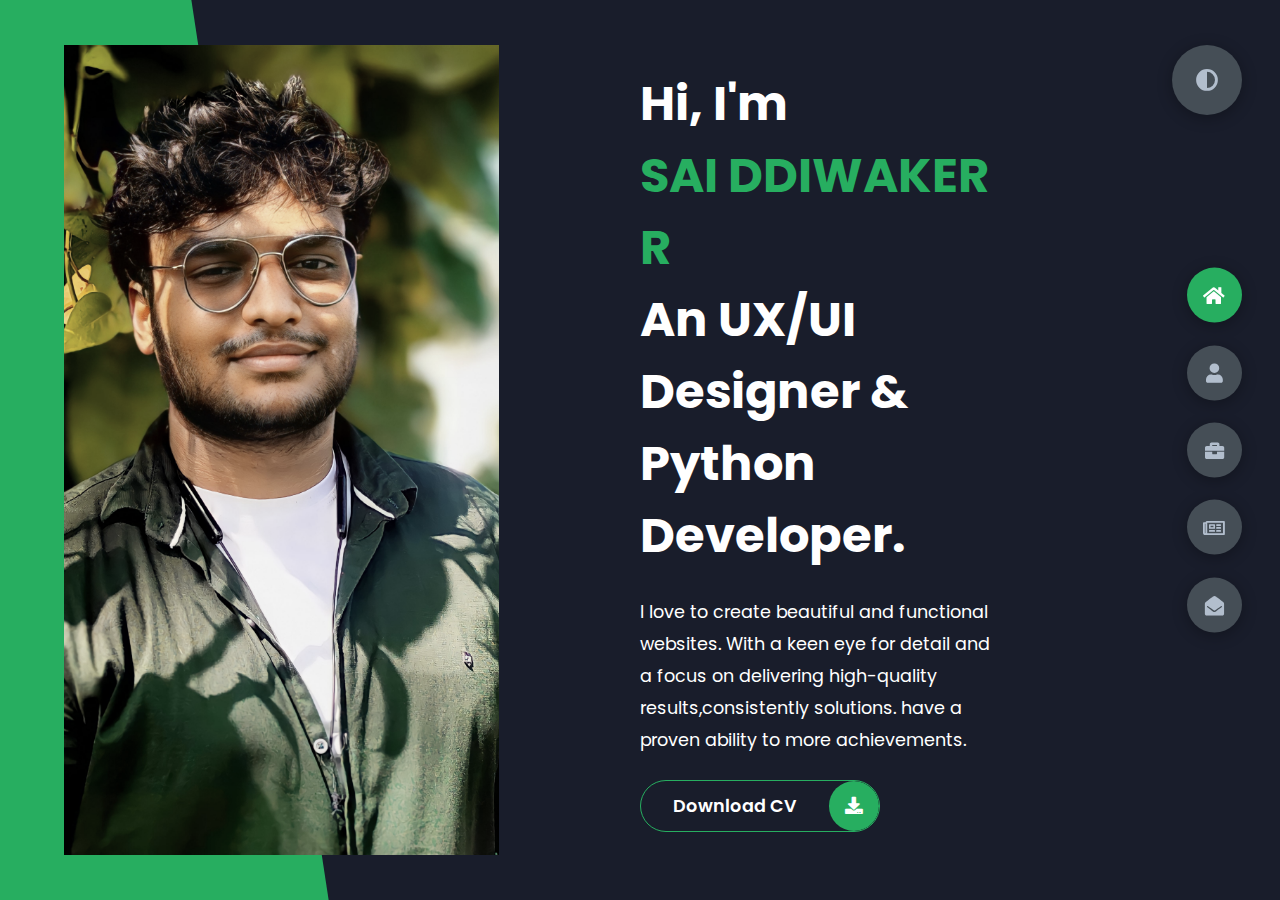
<file: index.html>
<!DOCTYPE html>
<html lang="en">
<head>
    <meta charset="UTF-8">
    <meta http-equiv="X-UA-Compatible" content="IE=edge">
    <meta name="viewport" content="width=device-width, initial-scale=1.0">
    <title>Portfolio</title>
    <link rel="stylesheet" href="styles/styles.css">
    <link rel="preconnect" href="https://fonts.googleapis.com">
    <link rel="preconnect" href="https://fonts.gstatic.com" crossorigin>
    <link rel="stylesheet" href="https://cdnjs.cloudflare.com/ajax/libs/font-awesome/5.15.4/css/all.min.css" integrity="sha512-1ycn6IcaQQ40/MKBW2W4Rhis/DbILU74C1vSrLJxCq57o941Ym01SwNsOMqvEBFlcgUa6xLiPY/NS5R+E6ztJQ==" crossorigin="anonymous" referrerpolicy="no-referrer" />
    <link href="https://fonts.googleapis.com/css2?family=Poppins:wght@400;500;600;700;800&display=swap" rel="stylesheet">
</head>
<body class="main-content">
    <header class="container header active" id="home">
        <div class="header-content">
            <div class="left-header">
                <div class="h-shape"></div>
                <div class="image">
                    <img src="img/SD.png" alt="">
                </div>
            </div>
            <div class="right-header">
                <h1 class="name">
                    Hi, I'm <br><span>SAI DDIWAKER R</span>
                    <br>An UX/UI Designer & Python Developer.
                </h1>
                <p>
                    I love to create beautiful and functional websites.
                    With a keen eye for detail and a focus on delivering high-quality results,consistently solutions.
                    have a proven ability to more achievements.
                </p>
                <div class="btn-con">
                    <a href="https://sairameshkumar14.github.io/Sai-Ddiwaker/src/SAI%20DDIWAKERR_Resume.pdf" class="main-btn">
                        <span class="btn-text">Download CV</span>
                        <span class="btn-icon"><i class="fas fa-download"></i></span>
                    </a>
                </div>
            </div>
        </div>
    </header>
    <main>
        <section class="container about" id="about">
            <div class="main-title">
                <h2>About <span>me</span><span class="bg-text">Welcome</span></h2>
            </div>
            <div class="about-container">
                <div class="left-about">
                    <h4>Hey Buddy It's SD</h4>
                    <p>
                        Hello and welcome to my portfolio! My name is SAI DDIWAKER R, and I'm thrilled to have you here.
                        As a skilled and creative UI/UX Designer and Web Developer
                        I am passionate about creating meaningful experiences through design. With a keen eye for detail and a love for innovative solutions, 
                        with functionality. With a strong background in both design and development,
                        I possess a unique ability to bridge the gap between user-centered design principles and innovative frontend implementation.
                        With a passion for solving complex design challenges, I approach every project with a user-first mindset, 
                        leveraging my expertise in user research, wireframing, and prototyping to create intuitive and visually appealing interfaces.
                        Throughout my journey, I have honed my skills in various design disciplines, including graphic design, web design, and user experience (UX) design. 
                        I believe in the power of effective visual communication and its ability to inspire, inform, and engage audiences.
                        My approach to design is centered around understanding the unique needs and goals of each project. By conducting thorough research and staying up-to-date with current design trends,
                        I ensure that my work not only meets client expectations but also pushes boundaries to deliver exceptional results.
                        Collaboration is at the heart of my creative process. I thrive in dynamic and diverse teams, valuing different perspectives and ideas. 
                        Through open communication and a shared vision, I believe we can create remarkable solutions that make a real impact.
                        When I'm not immersed in the world of design, you can find me exploring the great outdoors, seeking inspiration from nature's beauty. 
                        I also enjoy attending design conferences and workshops to continuously expand my knowledge and stay connected with the design community.<br /> <br />
                        
        
                        My attention to detail and keen eye for design aesthetics allow me to craft interfaces that not only delight users but also align perfectly with the brand identity.
                        On the technical side, I am proficient in a variety of frontend technologies, including HTML, CSS, JavaScript, and modern frontend frameworks. 
                        My code is clean, efficient, and responsive, ensuring a smooth user experience across different devices and platforms.
                        I thrive in collaborative environments, working closely with cross-functional teams to understand project requirements and transform them into user-focused solutions. 
                        My adaptability and willingness to stay up-to-date with the latest design and development trends allow me to deliver cutting-edge solutions that keep users engaged and satisfied.
                        With a portfolio showcasing successful projects and a commitment to continuous improvement, I am excited to contribute my skills and creativity to a dynamic software team. 
                        If you are looking for a versatile UI/UX Designer and Web Developer who can elevate your software products to the next level, 
                        I am eager to connect and discuss how I can bring value to your organization."<br /> <br />
        
                        Thank you for visiting my portfolio. I hope you enjoy browsing through my projects, and I look forward to connecting with you.
                        Let's bring your design ideas to life!.
                    </p>
                    <h4 class="stat-title">My Timeline</h4>
                    <div class="timeline">
                        <div class="timeline-item">
                            <div class="tl-icon">
                                <i class="fas fa-briefcase"></i>
                            </div>
                            <p class="tl-duration">2020 - 2024</p>
                            <h5>Bachelor of Engineering (B.E)<span> - 8.1 CGPA</span></h5>
                            <p>
                               Computer Science and Engineering<br>
                               Jaya Engineering college.
                            </p>
                        </div>
                        <div class="timeline-item">
                            <div class="tl-icon">
                                <i class="fas fa-briefcase"></i>
                            </div>
                            <p class="tl-duration">2019 - 2020</p>
                            <h5>Senior Secondary (XII)</h5>
                            <p>Computer Science<br>Jaya Matric Higher Secondary School.</p>
                        </div>
                        <div class="timeline-item">
                            <div class="tl-icon">
                                <i class="fas fa-briefcase"></i>
                            </div>
                            <p class="tl-duration">2017 - 2018</p>
                            <h5>Secondary (X)</h5>
                            <p>Velammal Matric Higher Secondary School.</p>
                        </div>
                    </div>
                </div>
                <div class="right-about">
                    <div class="about-item">
                        <div class="abt-text">
                            <p class="large-text">UX/UI Designer</p>
                            <p class="small-text">2 years Experience</p>
                        </div>
                    </div>
                    <div class="about-item">
                        <div class="abt-text">
                            <p class="large-text">Web Developement</p>
                            <p class="small-text">2 Years Experience</p>
                        </div>
                    </div>
                    <div class="about-item">
                        <div class="abt-text">
                            <p class="large-text">Python Developer</p>
                            <p class="small-text">2 Years Experience</p>
                        </div>
                    </div>
                    <div class="about-item">
                        <div class="abt-text">
                            <p class="large-text">Video Editing</p>
                            <p class="small-text">4 Years Experience</p>
                        </div>
                    </div>
                </div>
            </div>  
            <div class="about-stats">
                <h4 class="stat-title">My Skills</h4>
                <div class="progress-bars">
                    
                    <div class="progress-bar">
                        <p class="prog-title"> 1) UX Research & Design</p>
                        <div class="progress-con">
                            <p class="prog-text">90%</p>
                            <div class="progress">
                                <span class="UX"></span>
                            </div>
                        </div>
                    </div>
                    <div class="progress-bar">
                        <p class="prog-title">2) UI Developement</p>
                        <div class="progress-con">
                            <p class="prog-text">93%</p>
                            <div class="progress">
                                <span class="UI"></span>
                            </div>
                        </div>
                    </div>
                    <div class="progress-bar">
                        <p class="prog-title">3) Wireframing</p>
                        <div class="progress-con">
                            <p class="prog-text">80%</p>
                            <div class="progress">
                                <span class="Wireframing"></span>
                            </div>
                        </div>
                    </div>
                    <div class="progress-bar">
                        <p class="prog-title">4) Prototyping</p>
                        <div class="progress-con">
                            <p class="prog-text">85%</p>
                            <div class="progress">
                                <span class="Prototyping"></span>
                            </div>
                        </div>
                    </div>
                    <div class="progress-bar">
                        <p class="prog-title">5) Figma</p>
                        <div class="progress-con">
                            <p class="prog-text">85%</p>
                            <div class="progress">
                                <span class="Figma"></span>
                            </div>
                        </div>
                    </div>
                    <div class="progress-bar">
                        <p class="prog-title">6) Canva</p>
                        <div class="progress-con">
                            <p class="prog-text">95%</p>
                            <div class="progress">
                                <span class="Canva"></span>
                            </div>
                        </div>
                    </div>

                    <div class="progress-bar">
                        <p class="prog-title">7) HTML</p>
                        <div class="progress-con">
                            <p class="prog-text">88%</p>
                            <div class="progress">
                                <span class="HTML"></span>
                            </div>
                        </div>
                    </div>

                    <div class="progress-bar">
                        <p class="prog-title">8) CSS</p>
                        <div class="progress-con">
                            <p class="prog-text">85%</p>
                            <div class="progress">
                                <span class="CSS"></span>
                            </div>
                        </div>
                    </div>

                    <div class="progress-bar">
                        <p class="prog-title">9) Python</p>
                        <div class="progress-con">
                            <p class="prog-text">70%</p>
                            <div class="progress">
                                <span class="python"></span>
                            </div>
                        </div>
                    </div>

                    <div class="progress-bar">
                        <p class="prog-title">10) JavaScript</p>
                        <div class="progress-con">
                            <p class="prog-text">70%</p>
                            <div class="progress">
                                <span class="JavaScript"></span>
                            </div>
                        </div>
                    </div>

                    <div class="progress-bar">
                        <p class="prog-title">11) MySQL</p>
                        <div class="progress-con">
                            <p class="prog-text">70%</p>
                            <div class="progress">
                                <span class="MySQL"></span>
                            </div>
                        </div>
                    </div>

                    <div class="progress-bar">
                        <p class="prog-title">12) C Programming</p>
                        <div class="progress-con">
                            <p class="prog-text">70%</p>
                            <div class="progress">
                                <span class="C"></span>
                            </div>
                        </div>
                    </div>

                    <div class="progress-bar">
                        <p class="prog-title">13) Adobe XD</p>
                        <div class="progress-con">
                            <p class="prog-text">80%</p>
                            <div class="progress">
                                <span class="XD"></span>
                            </div>
                        </div>
                    </div>

                    <div class="progress-bar">
                        <p class="prog-title">14) Adobe Photoshop</p>
                        <div class="progress-con">
                            <p class="prog-text">75%</p>
                            <div class="progress">
                                <span class="Photoshop"></span>
                            </div>
                        </div>
                    </div>

                    <div class="progress-bar">
                        <p class="prog-title">15) GitHub</p>
                        <div class="progress-con">
                            <p class="prog-text">79%</p>
                            <div class="progress">
                                <span class="GitHub"></span>
                            </div>
                        </div>
                    </div>

                    <div class="progress-bar">
                        <p class="prog-title">16) Jira Software</p>
                        <div class="progress-con">
                            <p class="prog-text">73%</p>
                            <div class="progress">
                                <span class="Jira"></span>
                            </div>
                        </div>
                    </div>

                    <div class="progress-bar">
                        <p class="prog-title">17) Leadership</p>
                        <div class="progress-con">
                            <p class="prog-text">80%</p>
                            <div class="progress">
                                <span class="Leadership"></span>
                            </div>
                        </div>
                    </div>

                    <div class="progress-bar">
                        <p class="prog-title">18) Project Management</p>
                        <div class="progress-con">
                            <p class="prog-text">70%</p>
                            <div class="progress">
                                <span class="Project"></span>
                            </div>
                        </div>
                    </div>
                </div>
            </div>
            <div class="btn-con">
                <a href="https://sairameshkumar14.github.io/Sai-Ddiwaker/src/SAI%20DDIWAKERR_Resume.pdf" class="main-btn">
                    <span class="btn-text">Download CV</span>
                    <span class="btn-icon"><i class="fas fa-download"></i></span>
                </a>
            </div>
        </section>

       <section class="container" id="portfolio">
            <div class="main-title">
                <h2>My <span>Work</span> <span class="bg-text">projects</span></h2>
            </div>
            <p class="port-text">
                Here is some of my work that I've done in various programming languages.
            </p>
            <div class="portfolios">
                <div class="portfolio-item">
                    <div class="image">
                        <img src="./img/project01.png" alt="">
                    </div>
                    <h3 style="text-align: center;">Education Website</h3>
                    <div class="hover-items">
                        <h3>SD-Education</h3>
                        <div class="icons">
                            <a href="https://github.com/SaiRameshkumar14/SDE" class="icon">
                                <i class="fab fa-github"></i>
                            </a>
                            <a href="https://sdedu.netlify.app/index.html" class="icon">
                                <i class="fab fa-behance"></i>
                            </a>
                            <!--<a href="#" class="icon">
                                <i class="fab fa-youtube"></i>
                            </a>-->
                        </div>
                    </div>
                </div>
                <div class="portfolio-item">
                    <div class="image">
                        <img src="./img/project02.png" alt="">
                    </div>
                    <h3 style="text-align: center;">Surveillance Website</h3>
                    <div class="hover-items">
                        <h3></h3>
                        <div class="icons">
                            <a href="https://github.com/SaiRameshkumar14/Safe-guard-surveillance-frontend" class="icon">
                                <i class="fab fa-github"></i>
                            </a>
                            <a href="https://sairameshkumar14.github.io/Safe-guard-surveillance-frontend/" class="icon">
                                <i class="fab fa-behance"></i>
                            </a>
                            <!--<a href="#" class="icon">
                                <i class="fab fa-youtube"></i>
                            </a>-->
                        </div>
                    </div>
                </div>
               <!-- <div class="portfolio-item">
                    <div class="image">
                        <img src="img/port3.jpg" alt="">
                    </div>
                    <div class="hover-items">
                        <h3>Project Source</h3>
                        <div class="icons">
                            <a href="#" class="icon">
                                <i class="fab fa-github"></i>
                            </a>
                            <a href="#" class="icon">
                                <i class="fab fa-behance"></i>
                            </a>
                            <a href="#" class="icon">
                                <i class="fab fa-youtube"></i>
                            </a>
                        </div>
                    </div>
                </div>
                <div class="portfolio-item">
                    <div class="image">
                        <img src="img/port4.jpg" alt="">
                    </div>
                    <div class="hover-items">
                        <h3>Project Source</h3>
                        <div class="icons">
                            <a href="#" class="icon">
                                <i class="fab fa-github"></i>
                            </a>
                            <a href="#" class="icon">
                                <i class="fab fa-behance"></i>
                            </a>
                            <a href="#" class="icon">
                                <i class="fab fa-youtube"></i>
                            </a>
                        </div>
                    </div>
                </div>
                <div class="portfolio-item">
                    <div class="image">
                        <img src="img/port5.jpg" alt="">
                    </div>
                    <div class="hover-items">
                        <h3>Project Source</h3>
                        <div class="icons">
                            <a href="#" class="icon">
                                <i class="fab fa-github"></i>
                            </a>
                            <a href="#" class="icon">
                                <i class="fab fa-behance"></i>
                            </a>
                            <a href="#" class="icon">
                                <i class="fab fa-youtube"></i>
                            </a>
                        </div>
                    </div>
                </div>
                <div class="portfolio-item">
                    <div class="image">
                        <img src="img/port2.jpg" alt="">
                    </div>
                    <div class="hover-items">
                        <h3>Project Source</h3>
                        <div class="icons">
                            <a href="#" class="icon">
                                <i class="fab fa-github"></i>
                            </a>
                            <a href="#" class="icon">
                                <i class="fab fa-behance"></i>
                            </a>
                            <a href="#" class="icon">
                                <i class="fab fa-youtube"></i>
                            </a>
                        </div>
                    </div>
                </div>
                <div class="portfolio-item">
                    <div class="image">
                        <img src="img/port7.jpg" alt="">
                    </div>
                    <div class="hover-items">
                        <h3>Project Source</h3>
                        <div class="icons">
                            <a href="#" class="icon">
                                <i class="fab fa-github"></i>
                            </a>
                            <a href="#" class="icon">
                                <i class="fab fa-behance"></i>
                            </a>
                            <a href="#" class="icon">
                                <i class="fab fa-youtube"></i>
                            </a>
                        </div>
                    </div>
                </div>-->
            </div>
        </section>
        <section class="container" id="blogs">
            <div class="blogs-content">
                <div class="main-title">
                    <h2>My <span>Blogs</span><span class="bg-text">My Blogs</span></h2>
                </div>
                <!--<div class="blogs">
                    <div class="blog">
                        <img src="img/port6.jpg" alt="">
                        <div class="blog-text">
                            <h4>
                                How to Create Your Own Website
                            </h4>
                            <p>
                                Lorem ipsum dolor sit, amet consectetur adipisicing elit. 
                                Doloribus natus voluptas, eos obcaecati recusandae amet?
                            </p>
                        </div>
                    </div>
                    <div class="blog">
                        <img src="img/blog1.jpg" alt="">
                        <div class="blog-text">
                            <h4>
                                How to Become an Expert in Web Design
                            </h4>
                            <p>
                                Lorem ipsum dolor sit, amet consectetur adipisicing elit. 
                                Doloribus natus voluptas, eos obcaecati recusandae amet?
                            </p>
                        </div>
                    </div>
                    <div class="blog">
                        <img src="img/blog2.jpg" alt="">
                        <div class="blog-text">
                            <h4>
                                Become a Web Designer in 10 Days
                            </h4>
                            <p>
                                Lorem ipsum dolor sit, amet consectetur adipisicing elit. 
                                Doloribus natus voluptas, eos obcaecati recusandae amet?
                            </p>
                        </div>
                    </div>
                    <div class="blog">
                        <img src="img/blog3.jpg" alt="">
                        <div class="blog-text">
                            <h4>
                                Debbuging made easy with Web Inspector
                            </h4>
                            <p>
                                Lorem ipsum dolor sit, amet consectetur adipisicing elit. 
                                Doloribus natus voluptas, eos obcaecati recusandae amet?
                            </p>
                        </div>
                    </div>
                    <div class="blog">
                        <img src="img/port1.jpg" alt="">
                        <div class="blog-text">
                            <h4>
                                Get started with Web Design and UI Design
                            </h4>
                            <p>
                                Lorem ipsum dolor sit, amet consectetur adipisicing elit. 
                                Doloribus natus voluptas, eos obcaecati recusandae amet?
                            </p>
                        </div>
                    </div>
                    <div class="blog">
                        <img src="img/port3.jpg" alt="">
                        <div class="blog-text">
                            <h4>
                                This is what you need to know about Web Design
                            </h4>
                            <p>
                                Lorem ipsum dolor sit, amet consectetur adipisicing elit. 
                                Doloribus natus voluptas, eos obcaecati recusandae amet?
                            </p>
                        </div>
                    </div>
                </div>-->
            </div>

        </section>

        <section class="container contact" id="contact">
            <div class="contact-container">
                <div class="main-title">
                    <h2>Contact <span>Me</span><span class="bg-text">Contact</span></h2>
                </div>
                <div class="contact-content-con">
                    <div class="left-contact">
                        <h4>Contact me here</h4>
                        <!--<p>
                            Lorem ipsum dolor sit amet consectetur adipisicing elit. 
                            In, laborum numquam? Quam excepturi perspiciatis quas quasi.
                        </p>-->
                        <div class="contact-info">
                            <div class="contact-item">
                                <div class="icon">
                                    <i class="fas fa-map-marker-alt"></i>
                                    <span>Location</span>
                                </div>
                                <p>
                                    : Chennai , Tamil Nadu
                                </p>
                            </div>
                            <div class="contact-item">
                                <div class="icon">
                                    <i class="fas fa-envelope"></i>
                                    <span>Email</span>
                                </div>
                                <p>
                                    <span>: saiddiwaker141102@gmail.com</span>
                                </p>
                            </div>
                            <div class="contact-item">
                                <div class="icon">
                                    <i class="fas fa-user-graduate"></i>
                                    <span>Education</span>
                                </div>
                                <p>
                                    <span>: JEC , Thirunindravur</span>
                                </p>
                            </div>
                            <div class="contact-item">
                                <div class="icon">
                                    <i class="fas fa-user-graduate"></i>
                                    <span>Mobile Number</span>
                                </div>
                                <p>
                                    <span>: 98411 92969</span>
                                </p>
                            </div>
                            <div class="contact-item">
                                <div class="icon">
                                    <i class="fas fa-globe-africa"></i>
                                    <span>Languages</span>
                                </div>
                                <p>
                                    <span>: Telugu, English, Tamil</span>
                                </p>
                            </div>
                        </div>
                        <div class="contact-icons">
                            <div class="contact-icon">
                                <a href="https://www.linkedin.com/in/sai-ddiwaker-r-b825b623a/?originalSubdomain=in" target="_blank">
                                    <i class="fab fa-facebook-f"></i>
                                </a>
                                <a href="https://twitter.com/S_R_K_1214" target="_blank">
                                    <i class="fab fa-twitter"></i>
                                </a>
                                <a href="https://github.com/SaiRameshkumar14" target="_blank">
                                    <i class="fab fa-github"></i>
                                </a>
                                <a href="https://www.behance.net/saiddiwaker" target="_blank">
                                    <i class="fab fa-behance"></i>
                                </a>
                                <a href="https://linktr.ee/saiddiwaker" target="_blank">
                                    <i class="fab fa-map-marker-alt"></i>
                                </a>
                            </div>
                        </div>
                    </div>
                    <div class="right-contact">
                        <form action="" class="contact-form">
                            <div class="input-control i-c-2">
                                <input type="text" required placeholder="YOUR NAME">
                                <input type="email" required placeholder="YOUR EMAIL">
                            </div>
                            <div class="input-control">
                                <input type="text" required placeholder="ENTER SUBJECT">
                            </div>
                            <div class="input-control">
                                <textarea name="" id="" cols="15" rows="8" placeholder="Message Here..."></textarea>
                            </div>
                            <div class="submit-btn">
                                <a  class="main-btn">
                                    <span class="btn-text" style="cursor: pointer;">Submit</span>
                                </a>
                            </div>
                        </form>
                    </div>
                </div>
            </div>
        </section>
    </main>

    <div class="controls">
        <div class="control active-btn" data-id="home" >
            <i class="fas fa-home"></i>
        </div>
        <div class="control" data-id="about">
            <i class="fas fa-user"></i>
        </div>
        <div class="control" data-id="portfolio">
            <i class="fas fa-briefcase"></i>
        </div>
        <div class="control" data-id="blogs">
            <i class="far fa-newspaper"></i>
        </div>
        <div class="control" data-id="contact">
            <i class="fas fa-envelope-open"></i>
        </div>
    </div>
    <div class="theme-btn">
        <i class="fas fa-adjust"></i>
    </div>
    <script src="app.js"></script>
</body>
</html>
</file>
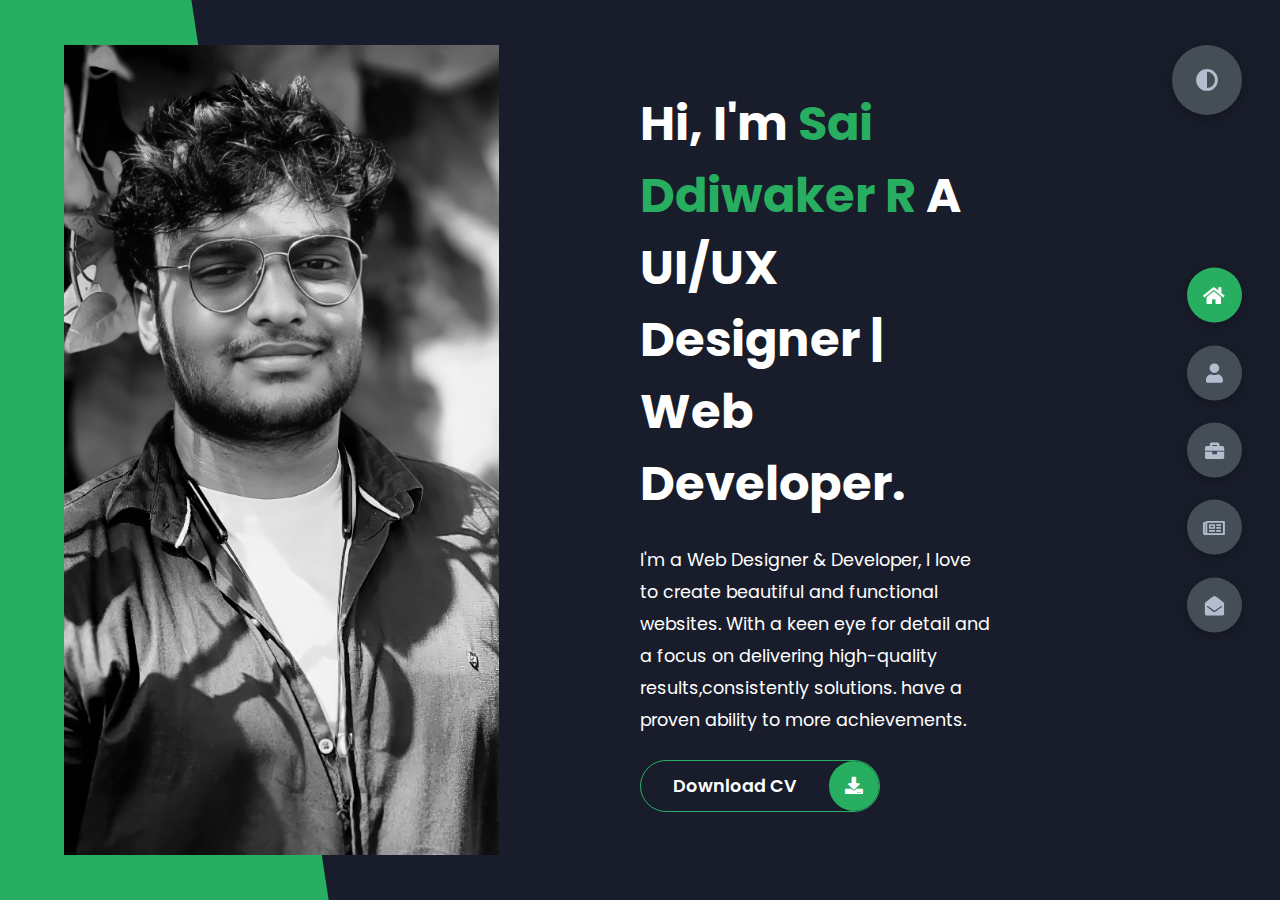
<file: code/index.html>
<!DOCTYPE html>
<html lang="en">
<head>
    <meta charset="UTF-8">
    <meta http-equiv="X-UA-Compatible" content="IE=edge">
    <meta name="viewport" content="width=device-width, initial-scale=1.0">
    <title>Portfolio</title>
    <link rel="stylesheet" href="styles/styles.css">
    <link rel="preconnect" href="https://fonts.googleapis.com">
    <link rel="preconnect" href="https://fonts.gstatic.com" crossorigin>
    <link rel="stylesheet" href="https://cdnjs.cloudflare.com/ajax/libs/font-awesome/5.15.4/css/all.min.css" integrity="sha512-1ycn6IcaQQ40/MKBW2W4Rhis/DbILU74C1vSrLJxCq57o941Ym01SwNsOMqvEBFlcgUa6xLiPY/NS5R+E6ztJQ==" crossorigin="anonymous" referrerpolicy="no-referrer" />
    <link href="https://fonts.googleapis.com/css2?family=Poppins:wght@400;500;600;700;800&display=swap" rel="stylesheet">
</head>
<body class="main-content">
    <header class="container header active" id="home">
        <div class="header-content">
            <div class="left-header">
                <div class="h-shape"></div>
                <div class="image">
                    <img src="img/hero.png" alt="">
                </div>
            </div>
            <div class="right-header">
                <h1 class="name">
                    Hi, I'm <span>Sai Ddiwaker R</span>
                    A UI/UX Designer | Web Developer.
                </h1>
                <p>
                    I'm a Web Designer & Developer, I love to create beautiful and functional websites.
                    With a keen eye for detail and a focus on delivering high-quality results,consistently solutions.
                    have a proven ability to more achievements.
                </p>
                <div class="btn-con">
                    <a href="/code/src/SAI DDIWAKERR_Resume.zip" class="main-btn">
                        <span class="btn-text">Download CV</span>
                        <span class="btn-icon"><i class="fas fa-download"></i></span>
                    </a>
                </div>
            </div>
        </div>
    </header>
    <main>
        <section class="container about" id="about">
            <div class="main-title">
                <h2>About <span>me</span><span class="bg-text"></span></h2>
            </div>
            <div class="about-container">
                <div class="left-about">
                    <h4>Hey Buddy It's SD</h4>
                    <p>
                        Hello and welcome to my portfolio! My name is SAI DDIWAKER R, and I'm thrilled to have you here.
                        As a skilled and creative UI/UX Designer and Web Developer
                        I am passionate about creating meaningful experiences through design. With a keen eye for detail and a love for innovative solutions, 
                        with functionality. With a strong background in both design and development,
                        I possess a unique ability to bridge the gap between user-centered design principles and innovative frontend implementation.
                        With a passion for solving complex design challenges, I approach every project with a user-first mindset, 
                        leveraging my expertise in user research, wireframing, and prototyping to create intuitive and visually appealing interfaces.
                        Throughout my journey, I have honed my skills in various design disciplines, including graphic design, web design, and user experience (UX) design. 
                        I believe in the power of effective visual communication and its ability to inspire, inform, and engage audiences.
                        My approach to design is centered around understanding the unique needs and goals of each project. By conducting thorough research and staying up-to-date with current design trends,
                        I ensure that my work not only meets client expectations but also pushes boundaries to deliver exceptional results.
                        Collaboration is at the heart of my creative process. I thrive in dynamic and diverse teams, valuing different perspectives and ideas. 
                        Through open communication and a shared vision, I believe we can create remarkable solutions that make a real impact.
                        When I'm not immersed in the world of design, you can find me exploring the great outdoors, seeking inspiration from nature's beauty. 
                        I also enjoy attending design conferences and workshops to continuously expand my knowledge and stay connected with the design community.<br /> <br />
                        

                        My attention to detail and keen eye for design aesthetics allow me to craft interfaces that not only delight users but also align perfectly with the brand identity.
                        On the technical side, I am proficient in a variety of frontend technologies, including HTML, CSS, JavaScript, and modern frontend frameworks. 
                        My code is clean, efficient, and responsive, ensuring a smooth user experience across different devices and platforms.
                        I thrive in collaborative environments, working closely with cross-functional teams to understand project requirements and transform them into user-focused solutions. 
                        My adaptability and willingness to stay up-to-date with the latest design and development trends allow me to deliver cutting-edge solutions that keep users engaged and satisfied.
                        With a portfolio showcasing successful projects and a commitment to continuous improvement, I am excited to contribute my skills and creativity to a dynamic software team. 
                        If you are looking for a versatile UI/UX Designer and Web Developer who can elevate your software products to the next level, 
                        I am eager to connect and discuss how I can bring value to your organization."<br /> <br />

                        Thank you for visiting my portfolio. I hope you enjoy browsing through my projects, and I look forward to connecting with you.
                        Let's bring your design ideas to life!.
                    </p>
                    <h4 class="stat-title">My Timeline</h4>
                    <div class="timeline">
                        <div class="timeline-item">
                            <div class="tl-icon">
                                <i class="fas fa-briefcase"></i>
                            </div>
                            <p class="tl-duration">2020 - 2024</p>
                            <h5>Bachelor of Engineering (B.E)<span> - 8.4 CGPA</span></h5>
                            <p>
                               Computer Science and Engineering<br>
                               Jaya Engineering college.
                            </p>
                        </div>
                        <div class="timeline-item">
                            <div class="tl-icon">
                                <i class="fas fa-briefcase"></i>
                            </div>
                            <p class="tl-duration">2019 - 2020</p>
                            <h5>Senior Secondary (XII)<span> - 60%</span></h5>
                            <p>Jaya Matric Higher Secondary School.</p>
                        </div>
                        <div class="timeline-item">
                            <div class="tl-icon">
                                <i class="fas fa-briefcase"></i>
                            </div>
                            <p class="tl-duration">2017 - 2018</p>
                            <h5>Secondary (X)<span> - 80%</span></h5>
                            <p>Velammal Matric Higher Secondary School.</p>
                        </div>
                        <!--<div class="timeline-item">
                            <div class="tl-icon">
                                <i class="fas fa-briefcase"></i>
                            </div>
                            <p class="tl-duration">2009 - 2013</p>
                            <h5>Business Degree<span> - Sussex University</span></h5>
                            <p>
                                Lorem ipsum dolor sit amet consectetur adipisicing elit. Saepe quasi vero fugit.
                            </p>
                        </div>
                          <div class="timeline-item">
                            <div class="tl-icon">
                                <i class="fas fa-briefcase"></i>
                            </div>
                            <p class="tl-duration">2013 - 2016</p>
                            <h5>Computer Science Degree<span> - Brookes University</span></h5>
                            <p>
                                Lorem ipsum dolor sit amet consectetur adipisicing elit. Saepe quasi vero fugit.
                            </p>
                        </div>
                        
                        <div class="timeline-item">
                            <div class="tl-icon">
                                <i class="fas fa-briefcase"></i>
                            </div>
                            <p class="tl-duration">2017 - present</p>
                            <h5>3d Animation<span> - Brighton University</span></h5>
                            <p>
                                Lorem ipsum dolor sit amet consectetur adipisicing elit. Saepe quasi vero fugit.
                            </p>
                        </div>-->
                    </div>
                </div>
                <div class="right-about">
                    <div class="about-item">
                        <div class="abt-text">
                            <p class="large-text">UX/UI Designer</p>
                            <p class="small-text">2 years Experience</p>
                        </div>
                    </div>
                    <div class="about-item">
                        <div class="abt-text">
                            <p class="large-text">Web Developement</p>
                            <p class="small-text">1 Years Experience</p>
                        </div>
                    </div>
                    <div class="about-item">
                        <div class="abt-text">
                            <p class="large-text">Video Editing</p>
                            <p class="small-text">3 Years Experience</p>
                        </div>
                    </div>
                    <div class="about-item">
                        <div class="abt-text">
                            <p class="large-text">Film Making Director</p>
                            <p class="small-text">4 Years Experience</p>
                        </div>
                    </div>
                </div>
            </div>  
            <div class="about-stats">
                <h4 class="stat-title">My Skills</h4>
                <div class="progress-bars">
                    <div class="progress-bar">
                        <p class="prog-title">html5</p>
                        <div class="progress-con">
                            <p class="prog-text">80%</p>
                            <div class="progress">
                                <span class="html"></span>
                            </div>
                        </div>
                    </div>
                    <div class="progress-bar">
                        <p class="prog-title">css3</p>
                        <div class="progress-con">
                            <p class="prog-text">95%</p>
                            <div class="progress">
                                <span class="css"></span>
                            </div>
                        </div>
                    </div>
                    <div class="progress-bar">
                        <p class="prog-title">javascript</p>
                        <div class="progress-con">
                            <p class="prog-text">75%</p>
                            <div class="progress">
                                <span class="js"></span>
                            </div>
                        </div>
                    </div>
                    <div class="progress-bar">
                        <p class="prog-title">ReactJS</p>
                        <div class="progress-con">
                            <p class="prog-text">75%</p>
                            <div class="progress">
                                <span class="react"></span>
                            </div>
                        </div>
                    </div>
                    <div class="progress-bar">
                        <p class="prog-title">NodeJS</p>
                        <div class="progress-con">
                            <p class="prog-text">87%</p>
                            <div class="progress">
                                <span class="node"></span>
                            </div>
                        </div>
                    </div>
                    <div class="progress-bar">
                        <p class="prog-title">Python</p>
                        <div class="progress-con">
                            <p class="prog-text">70%</p>
                            <div class="progress">
                                <span class="python"></span>
                            </div>
                        </div>
                    </div>
                </div>
            </div>
            <div class="btn-con">
                <a href="/code/src/SAI DDIWAKERR_Resume.zip" class="main-btn">
                    <span class="btn-text">Download CV</span>
                    <span class="btn-icon"><i class="fas fa-download"></i></span>
                </a>
            </div>
        </section>
        <section class="container" id="portfolio">
            <div class="main-title">
                <h2>My <span>Portfolio</span><span class="bg-text">My Work</span></h2>
            </div>
            <p class="port-text">
                Here is some of my work that I've done in various programming languages.
            </p>
            <div class="portfolios">
                <div class="portfolio-item">
                    <div class="image">
                        <img src="img/port1.jpg" alt="">
                    </div>
                    <div class="hover-items">
                        <h3>Project Source</h3>
                        <div class="icons">
                            <a href="#" class="icon">
                                <i class="fab fa-github"></i>
                            </a>
                            <a href="#" class="icon">
                                <i class="fab fa-behance"></i>
                            </a>
                            <a href="#" class="icon">
                                <i class="fab fa-youtube"></i>
                            </a>
                        </div>
                    </div>
                </div>
                <div class="portfolio-item">
                    <div class="image">
                        <img src="img/port2.jpg" alt="">
                    </div>
                    <div class="hover-items">
                        <h3>Project Source</h3>
                        <div class="icons">
                            <a href="#" class="icon">
                                <i class="fab fa-github"></i>
                            </a>
                            <a href="#" class="icon">
                                <i class="fab fa-behance"></i>
                            </a>
                            <a href="#" class="icon">
                                <i class="fab fa-youtube"></i>
                            </a>
                        </div>
                    </div>
                </div>
                <div class="portfolio-item">
                    <div class="image">
                        <img src="img/port3.jpg" alt="">
                    </div>
                    <div class="hover-items">
                        <h3>Project Source</h3>
                        <div class="icons">
                            <a href="#" class="icon">
                                <i class="fab fa-github"></i>
                            </a>
                            <a href="#" class="icon">
                                <i class="fab fa-behance"></i>
                            </a>
                            <a href="#" class="icon">
                                <i class="fab fa-youtube"></i>
                            </a>
                        </div>
                    </div>
                </div>
                <div class="portfolio-item">
                    <div class="image">
                        <img src="img/port4.jpg" alt="">
                    </div>
                    <div class="hover-items">
                        <h3>Project Source</h3>
                        <div class="icons">
                            <a href="#" class="icon">
                                <i class="fab fa-github"></i>
                            </a>
                            <a href="#" class="icon">
                                <i class="fab fa-behance"></i>
                            </a>
                            <a href="#" class="icon">
                                <i class="fab fa-youtube"></i>
                            </a>
                        </div>
                    </div>
                </div>
                <div class="portfolio-item">
                    <div class="image">
                        <img src="img/port5.jpg" alt="">
                    </div>
                    <div class="hover-items">
                        <h3>Project Source</h3>
                        <div class="icons">
                            <a href="#" class="icon">
                                <i class="fab fa-github"></i>
                            </a>
                            <a href="#" class="icon">
                                <i class="fab fa-behance"></i>
                            </a>
                            <a href="#" class="icon">
                                <i class="fab fa-youtube"></i>
                            </a>
                        </div>
                    </div>
                </div>
                <div class="portfolio-item">
                    <div class="image">
                        <img src="img/port2.jpg" alt="">
                    </div>
                    <div class="hover-items">
                        <h3>Project Source</h3>
                        <div class="icons">
                            <a href="#" class="icon">
                                <i class="fab fa-github"></i>
                            </a>
                            <a href="#" class="icon">
                                <i class="fab fa-behance"></i>
                            </a>
                            <a href="#" class="icon">
                                <i class="fab fa-youtube"></i>
                            </a>
                        </div>
                    </div>
                </div>
                <div class="portfolio-item">
                    <div class="image">
                        <img src="img/port7.jpg" alt="">
                    </div>
                    <div class="hover-items">
                        <h3>Project Source</h3>
                        <div class="icons">
                            <a href="#" class="icon">
                                <i class="fab fa-github"></i>
                            </a>
                            <a href="#" class="icon">
                                <i class="fab fa-behance"></i>
                            </a>
                            <a href="#" class="icon">
                                <i class="fab fa-youtube"></i>
                            </a>
                        </div>
                    </div>
                </div>
            </div>
        </section>
        <section class="container" id="blogs">
            <div class="blogs-content">
                <div class="main-title">
                    <h2>My <span>Blogs</span><span class="bg-text">My Blogs</span></h2>
                </div>
                <div class="blogs">
                    <div class="blog">
                        <img src="img/port6.jpg" alt="">
                        <div class="blog-text">
                            <h4>
                                How to Create Your Own Website
                            </h4>
                            <p>
                                Lorem ipsum dolor sit, amet consectetur adipisicing elit. 
                                Doloribus natus voluptas, eos obcaecati recusandae amet?
                            </p>
                        </div>
                    </div>
                    <div class="blog">
                        <img src="img/blog1.jpg" alt="">
                        <div class="blog-text">
                            <h4>
                                How to Become an Expert in Web Design
                            </h4>
                            <p>
                                Lorem ipsum dolor sit, amet consectetur adipisicing elit. 
                                Doloribus natus voluptas, eos obcaecati recusandae amet?
                            </p>
                        </div>
                    </div>
                    <div class="blog">
                        <img src="img/blog2.jpg" alt="">
                        <div class="blog-text">
                            <h4>
                                Become a Web Designer in 10 Days
                            </h4>
                            <p>
                                Lorem ipsum dolor sit, amet consectetur adipisicing elit. 
                                Doloribus natus voluptas, eos obcaecati recusandae amet?
                            </p>
                        </div>
                    </div>
                    <div class="blog">
                        <img src="img/blog3.jpg" alt="">
                        <div class="blog-text">
                            <h4>
                                Debbuging made easy with Web Inspector
                            </h4>
                            <p>
                                Lorem ipsum dolor sit, amet consectetur adipisicing elit. 
                                Doloribus natus voluptas, eos obcaecati recusandae amet?
                            </p>
                        </div>
                    </div>
                    <div class="blog">
                        <img src="img/port1.jpg" alt="">
                        <div class="blog-text">
                            <h4>
                                Get started with Web Design and UI Design
                            </h4>
                            <p>
                                Lorem ipsum dolor sit, amet consectetur adipisicing elit. 
                                Doloribus natus voluptas, eos obcaecati recusandae amet?
                            </p>
                        </div>
                    </div>
                    <div class="blog">
                        <img src="img/port3.jpg" alt="">
                        <div class="blog-text">
                            <h4>
                                This is what you need to know about Web Design
                            </h4>
                            <p>
                                Lorem ipsum dolor sit, amet consectetur adipisicing elit. 
                                Doloribus natus voluptas, eos obcaecati recusandae amet?
                            </p>
                        </div>
                    </div>
                </div>
            </div>
        </section>
        <section class="container contact" id="contact">
            <div class="contact-container">
                <div class="main-title">
                    <h2>Contact <span>Me</span><span class="bg-text">Contact</span></h2>
                </div>
                <div class="contact-content-con">
                    <div class="left-contact">
                        <h4>Contact me here</h4>
                        <p>
                            Lorem ipsum dolor sit amet consectetur adipisicing elit. 
                            In, laborum numquam? Quam excepturi perspiciatis quas quasi.
                        </p>
                        <div class="contact-info">
                            <div class="contact-item">
                                <div class="icon">
                                    <i class="fas fa-map-marker-alt"></i>
                                    <span>Location</span>
                                </div>
                                <p>
                                    : Chennai , Tamil Nadu
                                </p>
                            </div>
                            <div class="contact-item">
                                <div class="icon">
                                    <i class="fas fa-envelope"></i>
                                    <span>Email</span>
                                </div>
                                <p>
                                    <span>: saiddiwaker141102@gmail.com</span>
                                </p>
                            </div>
                            <div class="contact-item">
                                <div class="icon">
                                    <i class="fas fa-user-graduate"></i>
                                    <span>Education</span>
                                </div>
                                <p>
                                    <span>: Jaya Engineering College , Thirunindravur</span>
                                </p>
                            </div>
                            <div class="contact-item">
                                <div class="icon">
                                    <i class="fas fa-user-graduate"></i>
                                    <span>Mobile Number</span>
                                </div>
                                <p>
                                    <span>: 98411 92969</span>
                                </p>
                            </div>
                            <div class="contact-item">
                                <div class="icon">
                                    <i class="fas fa-globe-africa"></i>
                                    <span>Languages</span>
                                </div>
                                <p>
                                    <span>: Telugu, English, Tamil</span>
                                </p>
                            </div>
                        </div>
                        <div class="contact-icons">
                            <div class="contact-icon">
                                <a href="https://www.linkedin.com/in/sai-ddiwaker-r-b825b623a/?originalSubdomain=in" target="_blank">
                                    <i class="fab fa-facebook-f"></i>
                                </a>
                                <a href="https://twitter.com/S_R_K_1214" target="_blank">
                                    <i class="fab fa-twitter"></i>
                                </a>
                                <a href="https://github.com/SaiRameshkumar14" target="_blank">
                                    <i class="fab fa-github"></i>
                                </a>
                                <a href="https://www.behance.net/saiddiwaker" target="_blank">
                                    <i class="fab fa-behance"></i>
                                </a>
                                <a href="https://linktr.ee/saiddiwaker" target="_blank">
                                    <i class="fab fa-map-marker-alt"></i>
                                </a>
                            </div>
                        </div>
                    </div>
                    <div class="right-contact">
                        <form action="" class="contact-form">
                            <div class="input-control i-c-2">
                                <input type="text" required placeholder="YOUR NAME">
                                <input type="email" required placeholder="YOUR EMAIL">
                            </div>
                            <div class="input-control">
                                <input type="text" required placeholder="ENTER SUBJECT">
                            </div>
                            <div class="input-control">
                                <textarea name="" id="" cols="15" rows="8" placeholder="Message Here..."></textarea>
                            </div>
                            <div class="submit-btn">
                                <a href="#" class="main-btn">
                                    <span class="btn-text">Download CV</span>
                                    <span class="btn-icon"><i class="fas fa-download"></i></span>
                                </a>
                            </div>
                        </form>
                    </div>
                </div>
            </div>
        </section>
    </main>

    <div class="controls">
        <div class="control active-btn" data-id="home" >
            <i class="fas fa-home"></i>
        </div>
        <div class="control" data-id="about">
            <i class="fas fa-user"></i>
        </div>
        <div class="control" data-id="portfolio">
            <i class="fas fa-briefcase"></i>
        </div>
        <div class="control" data-id="blogs">
            <i class="far fa-newspaper"></i>
        </div>
        <div class="control" data-id="contact">
            <i class="fas fa-envelope-open"></i>
        </div>
    </div>
    <div class="theme-btn">
        <i class="fas fa-adjust"></i>
    </div>
    <script src="app.js"></script>
</body>
</html>
</file>
<file: styles/styles.css>
* {
  margin: 0;
  padding: 0;
  box-sizing: border-box;
  list-style: none;
}

:root {
  --color-primary: #191d2b;
  --color-secondary: #27AE60;
  --color-white: #FFFFFF;
  --color-black: #000;
  --color-grey0: #f8f8f8;
  --color-grey-1: #dbe1e8;
  --color-grey-2: #b2becd;
  --color-grey-3: #6c7983;
  --color-grey-4: #454e56;
  --color-grey-5: #2a2e35;
  --color-grey-6: #12181b;
  --br-sm-2: 14px;
  --box-shadow-1: 0 3px 15px rgba(0,0,0,.3);
}

.light-mode {
  --color-primary: #fdfdfd;
  --color-secondary: #6fae93;
  --color-white: #454e56;
  --color-black: #000;
  --color-grey0: #f8f8f8;
  --color-grey-1: #6c7983;
  --color-grey-2: #6c7983;
  --color-grey-3: #6c7983;
  --color-grey-4: #ebebeb;
  --color-grey-5: #f8f8f8;
  --color-grey-6: #12181b;
}

body {
  background-color: var(--color-primary);
  font-family: "Poppins", sans-serif;
  font-size: 1.1rem;
  color: var(--color-white);
  transition: all 0.4s ease-in-out;
}

::-webkit-scrollbar {
  display: none;
}
a {
  display: inline-block;
  text-decoration: none;
  color: inherit;
  font-family: inherit;
}

header {
  min-height: 100vh;
  color: var(--color-white);
  overflow: hidden;
  padding: 0 !important;
}

section {
  min-height: 100vh;
  width: 100%;
  position: absolute;
  left: 0;
  top: 0;
  padding: 3rem 18rem;
}

.container {
  display: none;
  transform: translateY(-100%) scale(0);
  transition: all 0.4s ease-in-out;
  background-color: var(--color-primary);
}

.active {
  display: block;
  animation: appear 1s ease-in-out;
  transform: translateY(0) scaleY(1);
}
@keyframes appear {
  0% {
    transform: translateY(-100%) scaleY(0);
  }
  100% {
    transform: translateY(0) scaleY(1);
  }
}

.controls {
  position: fixed;
  z-index: 10;
  top: 50%;
  right: 3%;
  display: flex;
  flex-direction: column;
  align-items: center;
  justify-content: center;
  transform: translateY(-50%);
}
.controls .control {
  padding: 1rem;
  cursor: pointer;
  background-color: var(--color-grey-4);
  width: 55px;
  height: 55px;
  border-radius: 50%;
  display: flex;
  justify-content: center;
  align-items: center;
  margin: 0.7rem 0;
  box-shadow: var(--box-shadow-1);
}
.controls .control i {
  font-size: 1.2rem;
  color: var(--color-grey-2);
  pointer-events: none;
}
.controls .active-btn {
  background-color: var(--color-secondary);
  transition: all 0.4s ease-in-out;
}
.controls .active-btn i {
  color: var(--color-white);
}

.theme-btn {
  top: 5%;
  right: 3%;
  width: 70px;
  height: 70px;
  border-radius: 50%;
  background-color: var(--color-grey-4);
  cursor: pointer;
  position: fixed;
  display: flex;
  justify-content: center;
  align-items: center;
  box-shadow: 0 3px 15px rgba(0, 0, 0, 0.3);
  transition: all 0.1s ease-in-out;
}
.theme-btn:active {
  transform: translateY(-3px);
}
.theme-btn i {
  font-size: 1.4rem;
  color: var(--color-grey-2);
  pointer-events: none;
}

/*Header-content*/
.header-content {
  display: grid;
  grid-template-columns: repeat(2, 1fr);
  min-height: 100vh;
}
.header-content .left-header {
  display: flex;
  align-items: center;
  position: relative;
}
.header-content .left-header .h-shape {
  transition: all 0.4s ease-in-out;
  width: 65%;
  height: 100%;
  background-color: var(--color-secondary);
  position: absolute;
  left: 0;
  top: 0;
  z-index: -1;
  clip-path: polygon(0 0, 46% 0, 79% 100%, 0% 100%);
}
.header-content .left-header .image {
  border-radius: var(--br-sm-2);
  height: 90%;
  width: 68%;
  margin-left: 4rem;
  background-color: var(--color-black);
  transition: all 0.4s ease-in-out;
}
.header-content .left-header .image img {
  width: 100%;
  height: 100%;
  object-fit: cover;
  transition: all 0.4s ease-in-out;
  filter: grayscale(40%);
}
.header-content .left-header .image img:hover {
  filter: grayscale(0);
}
.header-content .right-header {
  display: flex;
  flex-direction: column;
  justify-content: center;
  padding-right: 18rem;
}
.header-content .right-header .name {
  font-size: 3rem;
}
.header-content .right-header .name span {
  color: var(--color-secondary);
}
.header-content .right-header p {
  margin: 1.5rem 0;
  line-height: 2rem;
}

/*About*/
.about-container {
  display: grid;
  /*grid-template-columns: repeat(2, 1fr);*/
  padding-top: 3.5rem;
  padding-bottom: 5rem;
}
.about-container .right-about {
  display: grid;
  grid-template-columns: repeat(2, 1fr);
  grid-gap: 2rem;
}
.about-container .right-about .about-item {
  border: 1px solid var(--color-grey-5);
  border-radius: 5px;
  transition: all 0.4s ease-in-out;
  box-shadow: 1px 2px 15px rgba(0, 0, 0, 0.1);
}
.about-container .right-about .about-item:hover {
  cursor: default;
  transform: translateY(-5px);
  border: 1px solid var(--color-secondary);
  box-shadow: 1px 4px 15px rgba(0, 0, 0, 0.32);
}
.about-container .right-about .about-item .abt-text {
  padding: 1.5rem;
  display: flex;
  flex-direction: column;
}
.about-container .right-about .about-item .abt-text .large-text {
  font-size: 3rem;
  font-weight: 700;
  color: var(--color-secondary);
}
.about-container .right-about .about-item .abt-text .small-text {
  padding-left: 3rem;
  position: relative;
  text-transform: uppercase;
  font-size: 1.2rem;
  color: var(--color-grey-1);
  letter-spacing: 2px;
}
.about-container .right-about .about-item .abt-text .small-text::before {
  content: "";
  position: absolute;
  left: 0;
  top: 15px;
  width: 2rem;
  height: 2px;
  background-color: var(--color-grey-5);
}
.about-container .left-about {
  padding-right: 5rem;
}
.about-container .left-about p {
  line-height: 2rem;
  padding: 1rem;
  color: var(--color-grey-1);
}
.about-container .left-about h4 {
  font-size: 3rem;
  text-transform: uppercase;
}

.about-stats {
  padding-bottom: 4rem;
}
.about-stats .progress-bars {
  display: grid;
  grid-template-columns: repeat(2, 1fr);
  grid-gap: 2rem;
}
.about-stats .progress-bars .progress-bar {
  display: flex;
  flex-direction: column;
}
.about-stats .progress-bars .progress-bar .prog-title {
  text-transform: uppercase;
  font-weight: 500;
}
.about-stats .progress-bars .progress-bar .progress-con {
  display: flex;
  align-items: center;
}
.about-stats .progress-bars .progress-bar .progress-con .prog-text {
  color: var(--color-grey-2);
}
.about-stats .progress-bars .progress-bar .progress-con .progress {
  width: 100%;
  height: 0.45rem;
  background-color: var(--color-grey-4);
  margin-left: 1rem;
  position: relative;
}
.about-stats .progress-bars .progress-bar .progress-con .progress span {
  position: absolute;
  top: 0;
  left: 0;
  height: 100%;
  background-color: var(--color-secondary);
  transition: all 0.4s ease-in-out;
  width: 60%;
}

.about-stats .progress-bars .progress-bar .progress-con .progress .html {
  width: 80%;
}
.about-stats .progress-bars .progress-bar .progress-con .progress .css {
  width: 95%;
}
.about-stats .progress-bars .progress-bar .progress-con .progress .js {
  width: 75%;
}
.about-stats .progress-bars .progress-bar .progress-con .progress .react {
  width: 60%;
}
.about-stats .progress-bars .progress-bar .progress-con .progress .node {
  width: 87%;
}
.about-stats .progress-bars .progress-bar .progress-con .progress .python {
  width: 70%;
}

.stat-title {
  text-transform: uppercase;
  font-size: 1.4rem;
  text-align: center;
  padding: 3.5rem 0;
  position: relative;
}
.stat-title::before {
  content: "";
  position: absolute;
  left: 50%;
  top: 0;
  width: 40%;
  height: 1px;
  background-color: var(--color-grey-5);
  transform: translateX(-50%);
}

/*Timeline*/
.timeline {
  display: grid;
  grid-template-columns: repeat(2, 1fr);
  grid-gap: 2rem;
  padding-bottom: 3rem;
}
.timeline .timeline-item {
  position: relative;
  padding-left: 3rem;
  border-left: 1px solid var(--color-grey-5);
}
.timeline .timeline-item .tl-icon {
  position: absolute;
  left: -27px;
  top: 0;
  background-color: var(--color-secondary);
  width: 50px;
  height: 50px;
  border-radius: 50%;
  display: flex;
  align-items: center;
  justify-content: center;
}
.timeline .timeline-item .tl-icon i {
  font-size: 1.3rem;
}
.timeline .timeline-item .tl-duration {
  padding: 0.2rem 0.6rem;
  background-color: var(--color-grey-5);
  border-radius: 15px;
  display: inline-block;
  font-size: 0.8rem;
  text-transform: uppercase;
  font-weight: 500;
}
.timeline .timeline-item h5 {
  padding: 1rem 0;
  text-transform: uppercase;
  font-size: 1.3rem;
  font-weight: 600;
}
.timeline .timeline-item h5 span {
  color: var(--color-grey-2);
  font-weight: 500;
  font-size: 1.2rem;
}
.timeline .timeline-item p {
  color: var(--color-grey-2);
}

.port-text {
  padding: 2rem 0;
  text-align: center;
}

.portfolios {
  display: grid;
  grid-template-columns: repeat(3, 1fr);
  grid-gap: 2rem;
  margin-top: 3rem;
}
.portfolios .portfolio-item {
  position: relative;
  border-radius: 15px;
}
.portfolios .portfolio-item img {
  width: 100%;
  height: 300px;
  object-fit: cover;
  border-radius: 15px;
}
.portfolios .portfolio-item .hover-items {
  width: 100%;
  height: 100%;
  background-color: var(--color-secondary);
  position: absolute;
  left: 0;
  top: 0;
  border-radius: 15px;
  display: flex;
  justify-content: center;
  align-items: center;
  flex-direction: column;
  opacity: 0;
  transform: scale(0);
  transition: all 0.4s ease-in-out;
}
.portfolios .portfolio-item .hover-items h3 {
  font-size: 1.5rem;
  color: var(--color-white);
  margin-bottom: 1.5rem;
}
.portfolios .portfolio-item .hover-items .icons {
  display: flex;
  justify-content: center;
  align-items: center;
}
.portfolios .portfolio-item .hover-items .icons .icon {
  background-color: var(--color-primary);
  border-radius: 50%;
  width: 50px;
  height: 50px;
  display: flex;
  align-items: center;
  justify-content: center;
  margin: 0 1rem;
  cursor: pointer;
  transition: all 0.4s ease-in-out;
}
.portfolios .portfolio-item .hover-items .icons .icon i {
  font-size: 1.5rem;
  color: var(--color-white);
  margin: 0 1rem;
}
.portfolios .portfolio-item .hover-items .icons .icon:hover {
  background-color: var(--color-white);
}
.portfolios .portfolio-item .hover-items .icons .icon:hover i {
  color: var(--color-primary);
}

.portfolio-item:hover .hover-items {
  opacity: 1;
  transform: scale(1);
}

.blogs {
  display: grid;
  grid-template-columns: repeat(3, 1fr);
  grid-gap: 2rem;
  margin-top: 3rem;
}
.blogs .blog {
  position: relative;
  background-color: var(--color-grey-5);
  border-radius: 5px;
  box-shadow: 1px 1px 20px rgba(0, 0, 0, 0.1);
  transition: all 0.4s ease-in-out;
}
.blogs .blog:hover {
  box-shadow: 1px 1px 20px rgba(0, 0, 0, 0.3);
  transform: translateY(-5px);
  transition: all 0.4s ease-in-out;
}
.blogs .blog:hover img {
  filter: grayscale(0);
  transform: scale(1.1);
  box-shadow: 0px 4px 15px rgba(0, 0, 0, 0.8);
}
.blogs .blog img {
  width: 100%;
  height: 300px;
  object-fit: cover;
  border-top-left-radius: 5px;
  border-top-right-radius: 5px;
  filter: grayscale(100%);
  transition: all 0.4s ease-in-out;
}
.blogs .blog .blog-text {
  margin-top: -7px;
  padding: 1.1rem;
  border-top: 8px solid var(--color-secondary);
}
.blogs .blog .blog-text h4 {
  font-size: 1.5rem;
  margin-bottom: 0.7rem;
  transition: all 0.4s ease-in-out;
  cursor: pointer;
}
.blogs .blog .blog-text h4:hover {
  color: var(--color-secondary);
}
.blogs .blog .blog-text p {
  color: var(--color-grey-2);
  line-height: 2rem;
  padding-bottom: 1rem;
}

.contact-content-con {
  display: flex;
  padding-top: 3.5rem;
}
.contact-content-con .left-contact {
  flex: 2;
}
.contact-content-con .left-contact h4 {
  margin-top: 1rem;
  font-size: 2rem;
  text-transform: uppercase;
}
.contact-content-con .left-contact p {
  margin: 1rem 0;
  line-height: 2rem;
}
.contact-content-con .left-contact .contact-info .contact-item {
  display: flex;
  align-items: center;
  justify-content: space-between;
}
.contact-content-con .left-contact .contact-info .contact-item p {
  margin: 0.3rem 0 !important;
  padding: 0 !important;
}
.contact-content-con .left-contact .contact-info .contact-item .icon {
  display: grid;
  grid-template-columns: 40px 1fr;
}
.contact-content-con .left-contact .contact-info .contact-item .icon i {
  display: flex;
  align-items: center;
  font-size: 1.3rem;
}
.contact-content-con .left-contact .contact-icon {
  display: flex;
  margin-top: 2rem;
}
.contact-content-con .left-contact .contact-icon a {
  display: flex;
  align-items: center;
  color: var(--color-white);
  background-color: var(--color-grey-5);
  cursor: pointer;
  justify-content: center;
  width: 50px;
  height: 50px;
  border-radius: 50%;
  margin: 0 0.4rem;
  transition: all 0.4s ease-in-out;
}
.contact-content-con .left-contact .contact-icon a:hover {
  background-color: var(--color-secondary);
}
.contact-content-con .left-contact .contact-icon a:hover i {
  color: var(--color-primary);
}
.contact-content-con .left-contact .contact-icon a i {
  display: flex;
  align-items: center;
  justify-content: center;
  font-size: 1.3rem;
}
.contact-content-con .right-contact {
  flex: 3;
  margin-left: 3rem;
}
.contact-content-con .right-contact .input-control {
  margin: 1.5rem 0;
}
.contact-content-con .right-contact .input-control input, .contact-content-con .right-contact .input-control textarea {
  border-radius: 30px;
  font-weight: inherit;
  font-size: inherit;
  font-family: inherit;
  padding: 0.8rem 1.1rem;
  outline: none;
  border: none;
  background-color: var(--color-grey-5);
  width: 100%;
  color: var(--color-white);
  resize: none;
}
.contact-content-con .right-contact .i-c-2 {
  display: flex;
}
.contact-content-con .right-contact .i-c-2 :last-child {
  margin-left: 1.5rem;
}
.contact-content-con .right-contact .submit-btn {
  display: flex;
  justify-content: flex-start;
}

/*Independed components*/
.btn-con {
  display: flex;
  align-self: flex-start;
}

.main-btn {
  border-radius: 30px;
  color: inherit;
  font-weight: 600;
  position: relative;
  border: 1px solid var(--color-secondary);
  display: flex;
  align-self: flex-start;
  align-items: center;
  overflow: hidden;
}
.main-btn .btn-text {
  padding: 0 2rem;
}
.main-btn .btn-icon {
  background-color: var(--color-secondary);
  display: flex;
  align-items: center;
  justify-content: center;
  border-radius: 50%;
  padding: 1rem;
}
.main-btn::before {
  content: "";
  position: absolute;
  top: 0;
  right: 0;
  transform: translateX(100%);
  transition: all 0.4s ease-out;
  z-index: -1;
}
.main-btn:hover {
  transition: all 0.4s ease-out;
}
.main-btn:hover::before {
  width: 100%;
  height: 100%;
  background-color: var(--color-secondary);
  transform: translateX(0);
  transition: all 0.4s ease-out;
}

.main-title {
  text-align: center;
}
.main-title h2 {
  position: relative;
  text-transform: uppercase;
  font-size: 4rem;
  font-weight: 700;
}
.main-title h2 span {
  color: var(--color-secondary);
}
.main-title h2 .bg-text {
  position: absolute;
  top: 50%;
  left: 50%;
  color: var(--color-grey-5);
  transition: all 0.4s ease-in-out;
  z-index: -1;
  transform: translate(-50%, -50%);
  font-weight: 800;
  font-size: 6.3rem;
}

.about-container .left-about p {
  padding-left: 0;
}

@media screen and (max-width: 600px) {
  header {
    padding: 0 !important;
  }

  .theme-btn {
    width: 50px;
    height: 50px;
  }

  .header-content {
    grid-template-columns: repeat(1, 1fr);
    padding-bottom: 6rem;
  }

  .left-header .h-shape {
    display: none;
  }

  .right-header {
    grid-row: 1;
    padding-right: 0rem !important;
    width: 90%;
    margin: 0 auto;
  }
  .right-header .name {
    font-size: 2.5rem !important;
    text-align: center;
    padding-top: 3rem;
  }

  .header-content .left-header .image {
    margin: 0 auto;
    width: 90%;
  }

  .controls {
    top: auto;
    bottom: 0;
    flex-direction: row;
    justify-content: center;
    left: 50%;
    transform: translateX(-50%);
    width: 100%;
    background-color: var(--color-grey-5);
  }
  .controls .control {
    margin: 1rem 0.3rem;
  }

  .about-container {
    grid-template-columns: repeat(1, 1fr);
  }
  .about-container .right-about {
    grid-template-columns: repeat(1, 1fr);
    padding-top: 2.5rem;
  }
  .about-container .left-about {
    padding-right: 0;
  }
  .about-container .left-about p {
    padding-left: 0;
  }

  .timeline {
    grid-template-columns: repeat(1, 1fr);
    padding-bottom: 6rem;
  }

  .container {
    padding: 2rem 2.5rem !important;
  }

  .about-stats .progress-bars {
    grid-template-columns: repeat(1, 1fr);
  }

  .portfolios {
    grid-template-columns: repeat(1, 1fr);
    padding-bottom: 6rem;
    margin-top: 1rem;
  }

  .blogs {
    grid-template-columns: repeat(1, 1fr);
    padding-bottom: 6rem;
  }

  .contact-content-con {
    flex-direction: column;
  }
  .contact-content-con .right-contact {
    margin-left: 0;
    margin-top: 2.5rem;
  }

  .contact-content-con .right-contact .i-c-2 {
    flex-direction: column;
  }

  .contact-content-con .right-contact .i-c-2 :last-child {
    margin-left: 0;
    margin-top: 1.5rem;
  }

  .contact-content-con .right-contact {
    margin-bottom: 6rem;
  }

  .contact-item {
    flex-direction: column;
    margin: 1rem 0;
  }
  .contact-item p {
    font-size: 15px;
    color: var(--color-grey-2);
  }
  .contact-item span {
    font-size: 15px;
  }
  .contact-item .icon {
    grid-template-columns: 25px 1fr;
  }

  .main-title h2 {
    font-size: 2rem;
  }
  .main-title h2 span {
    font-size: 2.3rem;
  }
  .main-title h2 .bg-text {
    font-size: 2.3rem;
  }
}
@media screen and (max-width: 1432px) {
  .container {
    padding: 7rem 11rem;
  }

  .contact-content-con {
    flex-direction: column;
  }
  .contact-content-con .right-contact {
    margin-left: 0;
    margin-top: 2.5rem;
  }

  .contact-content-con .right-contact .i-c-2 {
    flex-direction: column;
  }

  .contact-content-con .right-contact .i-c-2 :last-child {
    margin-left: 0;
    margin-top: 1.5rem;
  }

  .contact-content-con .right-contact {
    margin-bottom: 6rem;
  }

  .main-title h2 .bg-text {
    font-size: 5.5rem;
  }
}
@media screen and (max-width: 1250px) {
  .blogs {
    grid-template-columns: repeat(2, 1fr);
    margin-top: 6rem;
  }

  .portfolios {
    grid-template-columns: repeat(2, 1fr);
  }

  .header-content .right-header {
    padding-right: 9rem;
  }
}
@media screen and (max-width: 660px) {
  .blogs {
    grid-template-columns: repeat(1, 1fr);
  }

  .portfolios {
    grid-template-columns: repeat(1, 1fr);
  }
}
@media screen and (max-width: 1070px) {
  .about-container {
    grid-template-columns: repeat(1, 1fr);
  }
  .about-container .right-about {
    padding-top: 2.5rem;
  }

  .main-title h2 {
    font-size: 4rem;
  }
  .main-title h2 span {
    font-size: 4rem;
  }
  .main-title h2 .bg-text {
    font-size: 4.5rem;
  }
}
@media screen and (max-width: 970px) {
  .container {
    padding: 7rem 6rem;
  }

  .about-container .left-about {
    padding-right: 0rem;
  }

  .header-content {
    grid-template-columns: repeat(1, 1fr);
    padding-bottom: 6rem;
  }

  .left-header .h-shape {
    display: none;
  }
  .left-header .image {
    width: 90% !important;
    margin: 0 auto !important;
  }

  .right-header {
    grid-row: 1;
    padding-right: 0rem !important;
    width: 90%;
    margin: 0 auto;
  }
  .right-header .name {
    font-size: 2.5rem !important;
    text-align: center;
    padding-top: 3rem;
  }
}
@media screen and (max-width: 700px) {
  .container {
    padding: 7rem 3rem;
  }

  .about-stats .progress-bars {
    grid-template-columns: repeat(1, 1fr);
  }

  .about-container .right-about {
    grid-template-columns: repeat(1, 1fr);
  }

  .timeline {
    grid-template-columns: repeat(1, 1fr);
  }

  .main-title h2 {
    font-size: 3rem;
  }
  .main-title h2 span {
    font-size: 3rem;
  }
  .main-title h2 .bg-text {
    font-size: 4rem;
  }
}

/*# sourceMappingURL=styles.css.map */
</file>
<file: code/styles/styles.css>
* {
  margin: 0;
  padding: 0;
  box-sizing: border-box;
  list-style: none;
}

:root {
  --color-primary: #191d2b;
  --color-secondary: #27AE60;
  --color-white: #FFFFFF;
  --color-black: #000;
  --color-grey0: #f8f8f8;
  --color-grey-1: #dbe1e8;
  --color-grey-2: #b2becd;
  --color-grey-3: #6c7983;
  --color-grey-4: #454e56;
  --color-grey-5: #2a2e35;
  --color-grey-6: #12181b;
  --br-sm-2: 14px;
  --box-shadow-1: 0 3px 15px rgba(0,0,0,.3);
}

.light-mode {
  --color-primary: #FFFFFF;
  --color-secondary: #F56692;
  --color-white: #454e56;
  --color-black: #000;
  --color-grey0: #f8f8f8;
  --color-grey-1: #6c7983;
  --color-grey-2: #6c7983;
  --color-grey-3: #6c7983;
  --color-grey-4: #454e56;
  --color-grey-5: #f8f8f8;
  --color-grey-6: #12181b;
}

body {
  background-color: var(--color-primary);
  font-family: "Poppins", sans-serif;
  font-size: 1.1rem;
  color: var(--color-white);
  transition: all 0.4s ease-in-out;
}

::-webkit-scrollbar {
  display: none;
}
a {
  display: inline-block;
  text-decoration: none;
  color: inherit;
  font-family: inherit;
}

header {
  min-height: 100vh;
  color: var(--color-white);
  overflow: hidden;
  padding: 0 !important;
}

section {
  min-height: 100vh;
  width: 100%;
  position: absolute;
  left: 0;
  top: 0;
  padding: 3rem 18rem;
}

.container {
  display: none;
  transform: translateY(-100%) scale(0);
  transition: all 0.4s ease-in-out;
  background-color: var(--color-primary);
}

.active {
  display: block;
  animation: appear 1s ease-in-out;
  transform: translateY(0) scaleY(1);
}
@keyframes appear {
  0% {
    transform: translateY(-100%) scaleY(0);
  }
  100% {
    transform: translateY(0) scaleY(1);
  }
}

.controls {
  position: fixed;
  z-index: 10;
  top: 50%;
  right: 3%;
  display: flex;
  flex-direction: column;
  align-items: center;
  justify-content: center;
  transform: translateY(-50%);
}
.controls .control {
  padding: 1rem;
  cursor: pointer;
  background-color: var(--color-grey-4);
  width: 55px;
  height: 55px;
  border-radius: 50%;
  display: flex;
  justify-content: center;
  align-items: center;
  margin: 0.7rem 0;
  box-shadow: var(--box-shadow-1);
}
.controls .control i {
  font-size: 1.2rem;
  color: var(--color-grey-2);
  pointer-events: none;
}
.controls .active-btn {
  background-color: var(--color-secondary);
  transition: all 0.4s ease-in-out;
}
.controls .active-btn i {
  color: var(--color-white);
}

.theme-btn {
  top: 5%;
  right: 3%;
  width: 70px;
  height: 70px;
  border-radius: 50%;
  background-color: var(--color-grey-4);
  cursor: pointer;
  position: fixed;
  display: flex;
  justify-content: center;
  align-items: center;
  box-shadow: 0 3px 15px rgba(0, 0, 0, 0.3);
  transition: all 0.1s ease-in-out;
}
.theme-btn:active {
  transform: translateY(-3px);
}
.theme-btn i {
  font-size: 1.4rem;
  color: var(--color-grey-2);
  pointer-events: none;
}

/*Header-content*/
.header-content {
  display: grid;
  grid-template-columns: repeat(2, 1fr);
  min-height: 100vh;
}
.header-content .left-header {
  display: flex;
  align-items: center;
  position: relative;
}
.header-content .left-header .h-shape {
  transition: all 0.4s ease-in-out;
  width: 65%;
  height: 100%;
  background-color: var(--color-secondary);
  position: absolute;
  left: 0;
  top: 0;
  z-index: -1;
  clip-path: polygon(0 0, 46% 0, 79% 100%, 0% 100%);
}
.header-content .left-header .image {
  border-radius: var(--br-sm-2);
  height: 90%;
  width: 68%;
  margin-left: 4rem;
  background-color: var(--color-black);
  transition: all 0.4s ease-in-out;
}
.header-content .left-header .image img {
  width: 100%;
  height: 100%;
  object-fit: cover;
  transition: all 0.4s ease-in-out;
  filter: grayscale(100%);
}
.header-content .left-header .image img:hover {
  filter: grayscale(0);
}
.header-content .right-header {
  display: flex;
  flex-direction: column;
  justify-content: center;
  padding-right: 18rem;
}
.header-content .right-header .name {
  font-size: 3rem;
}
.header-content .right-header .name span {
  color: var(--color-secondary);
}
.header-content .right-header p {
  margin: 1.5rem 0;
  line-height: 2rem;
}

/*About*/
.about-container {
  display: grid;
  /*grid-template-columns: repeat(2, 1fr);*/
  padding-top: 3.5rem;
  padding-bottom: 5rem;
}
.about-container .right-about {
  display: grid;
  grid-template-columns: repeat(2, 1fr);
  grid-gap: 2rem;
}
.about-container .right-about .about-item {
  border: 1px solid var(--color-grey-5);
  border-radius: 5px;
  transition: all 0.4s ease-in-out;
  box-shadow: 1px 2px 15px rgba(0, 0, 0, 0.1);
}
.about-container .right-about .about-item:hover {
  cursor: default;
  transform: translateY(-5px);
  border: 1px solid var(--color-secondary);
  box-shadow: 1px 4px 15px rgba(0, 0, 0, 0.32);
}
.about-container .right-about .about-item .abt-text {
  padding: 1.5rem;
  display: flex;
  flex-direction: column;
}
.about-container .right-about .about-item .abt-text .large-text {
  font-size: 3rem;
  font-weight: 700;
  color: var(--color-secondary);
}
.about-container .right-about .about-item .abt-text .small-text {
  padding-left: 3rem;
  position: relative;
  text-transform: uppercase;
  font-size: 1.2rem;
  color: var(--color-grey-1);
  letter-spacing: 2px;
}
.about-container .right-about .about-item .abt-text .small-text::before {
  content: "";
  position: absolute;
  left: 0;
  top: 15px;
  width: 2rem;
  height: 2px;
  background-color: var(--color-grey-5);
}
.about-container .left-about {
  padding-right: 5rem;
}
.about-container .left-about p {
  line-height: 2rem;
  padding: 1rem;
  color: var(--color-grey-1);
}
.about-container .left-about h4 {
  font-size: 3rem;
  text-transform: uppercase;
}

.about-stats {
  padding-bottom: 4rem;
}
.about-stats .progress-bars {
  display: grid;
  grid-template-columns: repeat(2, 1fr);
  grid-gap: 2rem;
}
.about-stats .progress-bars .progress-bar {
  display: flex;
  flex-direction: column;
}
.about-stats .progress-bars .progress-bar .prog-title {
  text-transform: uppercase;
  font-weight: 500;
}
.about-stats .progress-bars .progress-bar .progress-con {
  display: flex;
  align-items: center;
}
.about-stats .progress-bars .progress-bar .progress-con .prog-text {
  color: var(--color-grey-2);
}
.about-stats .progress-bars .progress-bar .progress-con .progress {
  width: 100%;
  height: 0.45rem;
  background-color: var(--color-grey-4);
  margin-left: 1rem;
  position: relative;
}
.about-stats .progress-bars .progress-bar .progress-con .progress span {
  position: absolute;
  top: 0;
  left: 0;
  height: 100%;
  background-color: var(--color-secondary);
  transition: all 0.4s ease-in-out;
  width: 60%;
}
.about-stats .progress-bars .progress-bar .progress-con .progress .html {
  width: 80%;
}
.about-stats .progress-bars .progress-bar .progress-con .progress .css {
  width: 95%;
}
.about-stats .progress-bars .progress-bar .progress-con .progress .js {
  width: 75%;
}
.about-stats .progress-bars .progress-bar .progress-con .progress .react {
  width: 60%;
}
.about-stats .progress-bars .progress-bar .progress-con .progress .node {
  width: 87%;
}
.about-stats .progress-bars .progress-bar .progress-con .progress .python {
  width: 70%;
}

.stat-title {
  text-transform: uppercase;
  font-size: 1.4rem;
  text-align: center;
  padding: 3.5rem 0;
  position: relative;
}
.stat-title::before {
  content: "";
  position: absolute;
  left: 50%;
  top: 0;
  width: 40%;
  height: 1px;
  background-color: var(--color-grey-5);
  transform: translateX(-50%);
}

/*Timeline*/
.timeline {
  display: grid;
  grid-template-columns: repeat(2, 1fr);
  grid-gap: 2rem;
  padding-bottom: 3rem;
}
.timeline .timeline-item {
  position: relative;
  padding-left: 3rem;
  border-left: 1px solid var(--color-grey-5);
}
.timeline .timeline-item .tl-icon {
  position: absolute;
  left: -27px;
  top: 0;
  background-color: var(--color-secondary);
  width: 50px;
  height: 50px;
  border-radius: 50%;
  display: flex;
  align-items: center;
  justify-content: center;
}
.timeline .timeline-item .tl-icon i {
  font-size: 1.3rem;
}
.timeline .timeline-item .tl-duration {
  padding: 0.2rem 0.6rem;
  background-color: var(--color-grey-5);
  border-radius: 15px;
  display: inline-block;
  font-size: 0.8rem;
  text-transform: uppercase;
  font-weight: 500;
}
.timeline .timeline-item h5 {
  padding: 1rem 0;
  text-transform: uppercase;
  font-size: 1.3rem;
  font-weight: 600;
}
.timeline .timeline-item h5 span {
  color: var(--color-grey-2);
  font-weight: 500;
  font-size: 1.2rem;
}
.timeline .timeline-item p {
  color: var(--color-grey-2);
}

.port-text {
  padding: 2rem 0;
  text-align: center;
}

.portfolios {
  display: grid;
  grid-template-columns: repeat(3, 1fr);
  grid-gap: 2rem;
  margin-top: 3rem;
}
.portfolios .portfolio-item {
  position: relative;
  border-radius: 15px;
}
.portfolios .portfolio-item img {
  width: 100%;
  height: 300px;
  object-fit: cover;
  border-radius: 15px;
}
.portfolios .portfolio-item .hover-items {
  width: 100%;
  height: 100%;
  background-color: var(--color-secondary);
  position: absolute;
  left: 0;
  top: 0;
  border-radius: 15px;
  display: flex;
  justify-content: center;
  align-items: center;
  flex-direction: column;
  opacity: 0;
  transform: scale(0);
  transition: all 0.4s ease-in-out;
}
.portfolios .portfolio-item .hover-items h3 {
  font-size: 1.5rem;
  color: var(--color-white);
  margin-bottom: 1.5rem;
}
.portfolios .portfolio-item .hover-items .icons {
  display: flex;
  justify-content: center;
  align-items: center;
}
.portfolios .portfolio-item .hover-items .icons .icon {
  background-color: var(--color-primary);
  border-radius: 50%;
  width: 50px;
  height: 50px;
  display: flex;
  align-items: center;
  justify-content: center;
  margin: 0 1rem;
  cursor: pointer;
  transition: all 0.4s ease-in-out;
}
.portfolios .portfolio-item .hover-items .icons .icon i {
  font-size: 1.5rem;
  color: var(--color-white);
  margin: 0 1rem;
}
.portfolios .portfolio-item .hover-items .icons .icon:hover {
  background-color: var(--color-white);
}
.portfolios .portfolio-item .hover-items .icons .icon:hover i {
  color: var(--color-primary);
}

.portfolio-item:hover .hover-items {
  opacity: 1;
  transform: scale(1);
}

.blogs {
  display: grid;
  grid-template-columns: repeat(3, 1fr);
  grid-gap: 2rem;
  margin-top: 3rem;
}
.blogs .blog {
  position: relative;
  background-color: var(--color-grey-5);
  border-radius: 5px;
  box-shadow: 1px 1px 20px rgba(0, 0, 0, 0.1);
  transition: all 0.4s ease-in-out;
}
.blogs .blog:hover {
  box-shadow: 1px 1px 20px rgba(0, 0, 0, 0.3);
  transform: translateY(-5px);
  transition: all 0.4s ease-in-out;
}
.blogs .blog:hover img {
  filter: grayscale(0);
  transform: scale(1.1);
  box-shadow: 0px 4px 15px rgba(0, 0, 0, 0.8);
}
.blogs .blog img {
  width: 100%;
  height: 300px;
  object-fit: cover;
  border-top-left-radius: 5px;
  border-top-right-radius: 5px;
  filter: grayscale(100%);
  transition: all 0.4s ease-in-out;
}
.blogs .blog .blog-text {
  margin-top: -7px;
  padding: 1.1rem;
  border-top: 8px solid var(--color-secondary);
}
.blogs .blog .blog-text h4 {
  font-size: 1.5rem;
  margin-bottom: 0.7rem;
  transition: all 0.4s ease-in-out;
  cursor: pointer;
}
.blogs .blog .blog-text h4:hover {
  color: var(--color-secondary);
}
.blogs .blog .blog-text p {
  color: var(--color-grey-2);
  line-height: 2rem;
  padding-bottom: 1rem;
}

.contact-content-con {
  display: flex;
  padding-top: 3.5rem;
}
.contact-content-con .left-contact {
  flex: 2;
}
.contact-content-con .left-contact h4 {
  margin-top: 1rem;
  font-size: 2rem;
  text-transform: uppercase;
}
.contact-content-con .left-contact p {
  margin: 1rem 0;
  line-height: 2rem;
}
.contact-content-con .left-contact .contact-info .contact-item {
  display: flex;
  align-items: center;
  justify-content: space-between;
}
.contact-content-con .left-contact .contact-info .contact-item p {
  margin: 0.3rem 0 !important;
  padding: 0 !important;
}
.contact-content-con .left-contact .contact-info .contact-item .icon {
  display: grid;
  grid-template-columns: 40px 1fr;
}
.contact-content-con .left-contact .contact-info .contact-item .icon i {
  display: flex;
  align-items: center;
  font-size: 1.3rem;
}
.contact-content-con .left-contact .contact-icon {
  display: flex;
  margin-top: 2rem;
}
.contact-content-con .left-contact .contact-icon a {
  display: flex;
  align-items: center;
  color: var(--color-white);
  background-color: var(--color-grey-5);
  cursor: pointer;
  justify-content: center;
  width: 50px;
  height: 50px;
  border-radius: 50%;
  margin: 0 0.4rem;
  transition: all 0.4s ease-in-out;
}
.contact-content-con .left-contact .contact-icon a:hover {
  background-color: var(--color-secondary);
}
.contact-content-con .left-contact .contact-icon a:hover i {
  color: var(--color-primary);
}
.contact-content-con .left-contact .contact-icon a i {
  display: flex;
  align-items: center;
  justify-content: center;
  font-size: 1.3rem;
}
.contact-content-con .right-contact {
  flex: 3;
  margin-left: 3rem;
}
.contact-content-con .right-contact .input-control {
  margin: 1.5rem 0;
}
.contact-content-con .right-contact .input-control input, .contact-content-con .right-contact .input-control textarea {
  border-radius: 30px;
  font-weight: inherit;
  font-size: inherit;
  font-family: inherit;
  padding: 0.8rem 1.1rem;
  outline: none;
  border: none;
  background-color: var(--color-grey-5);
  width: 100%;
  color: var(--color-white);
  resize: none;
}
.contact-content-con .right-contact .i-c-2 {
  display: flex;
}
.contact-content-con .right-contact .i-c-2 :last-child {
  margin-left: 1.5rem;
}
.contact-content-con .right-contact .submit-btn {
  display: flex;
  justify-content: flex-start;
}

/*Independed components*/
.btn-con {
  display: flex;
  align-self: flex-start;
}

.main-btn {
  border-radius: 30px;
  color: inherit;
  font-weight: 600;
  position: relative;
  border: 1px solid var(--color-secondary);
  display: flex;
  align-self: flex-start;
  align-items: center;
  overflow: hidden;
}
.main-btn .btn-text {
  padding: 0 2rem;
}
.main-btn .btn-icon {
  background-color: var(--color-secondary);
  display: flex;
  align-items: center;
  justify-content: center;
  border-radius: 50%;
  padding: 1rem;
}
.main-btn::before {
  content: "";
  position: absolute;
  top: 0;
  right: 0;
  transform: translateX(100%);
  transition: all 0.4s ease-out;
  z-index: -1;
}
.main-btn:hover {
  transition: all 0.4s ease-out;
}
.main-btn:hover::before {
  width: 100%;
  height: 100%;
  background-color: var(--color-secondary);
  transform: translateX(0);
  transition: all 0.4s ease-out;
}

.main-title {
  text-align: center;
}
.main-title h2 {
  position: relative;
  text-transform: uppercase;
  font-size: 4rem;
  font-weight: 700;
}
.main-title h2 span {
  color: var(--color-secondary);
}
.main-title h2 .bg-text {
  position: absolute;
  top: 50%;
  left: 50%;
  color: var(--color-grey-5);
  transition: all 0.4s ease-in-out;
  z-index: -1;
  transform: translate(-50%, -50%);
  font-weight: 800;
  font-size: 6.3rem;
}

.about-container .left-about p {
  padding-left: 0;
}

@media screen and (max-width: 600px) {
  header {
    padding: 0 !important;
  }

  .theme-btn {
    width: 50px;
    height: 50px;
  }

  .header-content {
    grid-template-columns: repeat(1, 1fr);
    padding-bottom: 6rem;
  }

  .left-header .h-shape {
    display: none;
  }

  .right-header {
    grid-row: 1;
    padding-right: 0rem !important;
    width: 90%;
    margin: 0 auto;
  }
  .right-header .name {
    font-size: 2.5rem !important;
    text-align: center;
    padding-top: 3rem;
  }

  .header-content .left-header .image {
    margin: 0 auto;
    width: 90%;
  }

  .controls {
    top: auto;
    bottom: 0;
    flex-direction: row;
    justify-content: center;
    left: 50%;
    transform: translateX(-50%);
    width: 100%;
    background-color: var(--color-grey-5);
  }
  .controls .control {
    margin: 1rem 0.3rem;
  }

  .about-container {
    grid-template-columns: repeat(1, 1fr);
  }
  .about-container .right-about {
    grid-template-columns: repeat(1, 1fr);
    padding-top: 2.5rem;
  }
  .about-container .left-about {
    padding-right: 0;
  }
  .about-container .left-about p {
    padding-left: 0;
  }

  .timeline {
    grid-template-columns: repeat(1, 1fr);
    padding-bottom: 6rem;
  }

  .container {
    padding: 2rem 2.5rem !important;
  }

  .about-stats .progress-bars {
    grid-template-columns: repeat(1, 1fr);
  }

  .portfolios {
    grid-template-columns: repeat(1, 1fr);
    padding-bottom: 6rem;
    margin-top: 1rem;
  }

  .blogs {
    grid-template-columns: repeat(1, 1fr);
    padding-bottom: 6rem;
  }

  .contact-content-con {
    flex-direction: column;
  }
  .contact-content-con .right-contact {
    margin-left: 0;
    margin-top: 2.5rem;
  }

  .contact-content-con .right-contact .i-c-2 {
    flex-direction: column;
  }

  .contact-content-con .right-contact .i-c-2 :last-child {
    margin-left: 0;
    margin-top: 1.5rem;
  }

  .contact-content-con .right-contact {
    margin-bottom: 6rem;
  }

  .contact-item {
    flex-direction: column;
    margin: 1rem 0;
  }
  .contact-item p {
    font-size: 15px;
    color: var(--color-grey-2);
  }
  .contact-item span {
    font-size: 15px;
  }
  .contact-item .icon {
    grid-template-columns: 25px 1fr;
  }

  .main-title h2 {
    font-size: 2rem;
  }
  .main-title h2 span {
    font-size: 2.3rem;
  }
  .main-title h2 .bg-text {
    font-size: 2.3rem;
  }
}
@media screen and (max-width: 1432px) {
  .container {
    padding: 7rem 11rem;
  }

  .contact-content-con {
    flex-direction: column;
  }
  .contact-content-con .right-contact {
    margin-left: 0;
    margin-top: 2.5rem;
  }

  .contact-content-con .right-contact .i-c-2 {
    flex-direction: column;
  }

  .contact-content-con .right-contact .i-c-2 :last-child {
    margin-left: 0;
    margin-top: 1.5rem;
  }

  .contact-content-con .right-contact {
    margin-bottom: 6rem;
  }

  .main-title h2 .bg-text {
    font-size: 5.5rem;
  }
}
@media screen and (max-width: 1250px) {
  .blogs {
    grid-template-columns: repeat(2, 1fr);
    margin-top: 6rem;
  }

  .portfolios {
    grid-template-columns: repeat(2, 1fr);
  }

  .header-content .right-header {
    padding-right: 9rem;
  }
}
@media screen and (max-width: 660px) {
  .blogs {
    grid-template-columns: repeat(1, 1fr);
  }

  .portfolios {
    grid-template-columns: repeat(1, 1fr);
  }
}
@media screen and (max-width: 1070px) {
  .about-container {
    grid-template-columns: repeat(1, 1fr);
  }
  .about-container .right-about {
    padding-top: 2.5rem;
  }

  .main-title h2 {
    font-size: 4rem;
  }
  .main-title h2 span {
    font-size: 4rem;
  }
  .main-title h2 .bg-text {
    font-size: 4.5rem;
  }
}
@media screen and (max-width: 970px) {
  .container {
    padding: 7rem 6rem;
  }

  .about-container .left-about {
    padding-right: 0rem;
  }

  .header-content {
    grid-template-columns: repeat(1, 1fr);
    padding-bottom: 6rem;
  }

  .left-header .h-shape {
    display: none;
  }
  .left-header .image {
    width: 90% !important;
    margin: 0 auto !important;
  }

  .right-header {
    grid-row: 1;
    padding-right: 0rem !important;
    width: 90%;
    margin: 0 auto;
  }
  .right-header .name {
    font-size: 2.5rem !important;
    text-align: center;
    padding-top: 3rem;
  }
}
@media screen and (max-width: 700px) {
  .container {
    padding: 7rem 3rem;
  }

  .about-stats .progress-bars {
    grid-template-columns: repeat(1, 1fr);
  }

  .about-container .right-about {
    grid-template-columns: repeat(1, 1fr);
  }

  .timeline {
    grid-template-columns: repeat(1, 1fr);
  }

  .main-title h2 {
    font-size: 3rem;
  }
  .main-title h2 span {
    font-size: 3rem;
  }
  .main-title h2 .bg-text {
    font-size: 4rem;
  }
}

/*# sourceMappingURL=styles.css.map */
</file>
